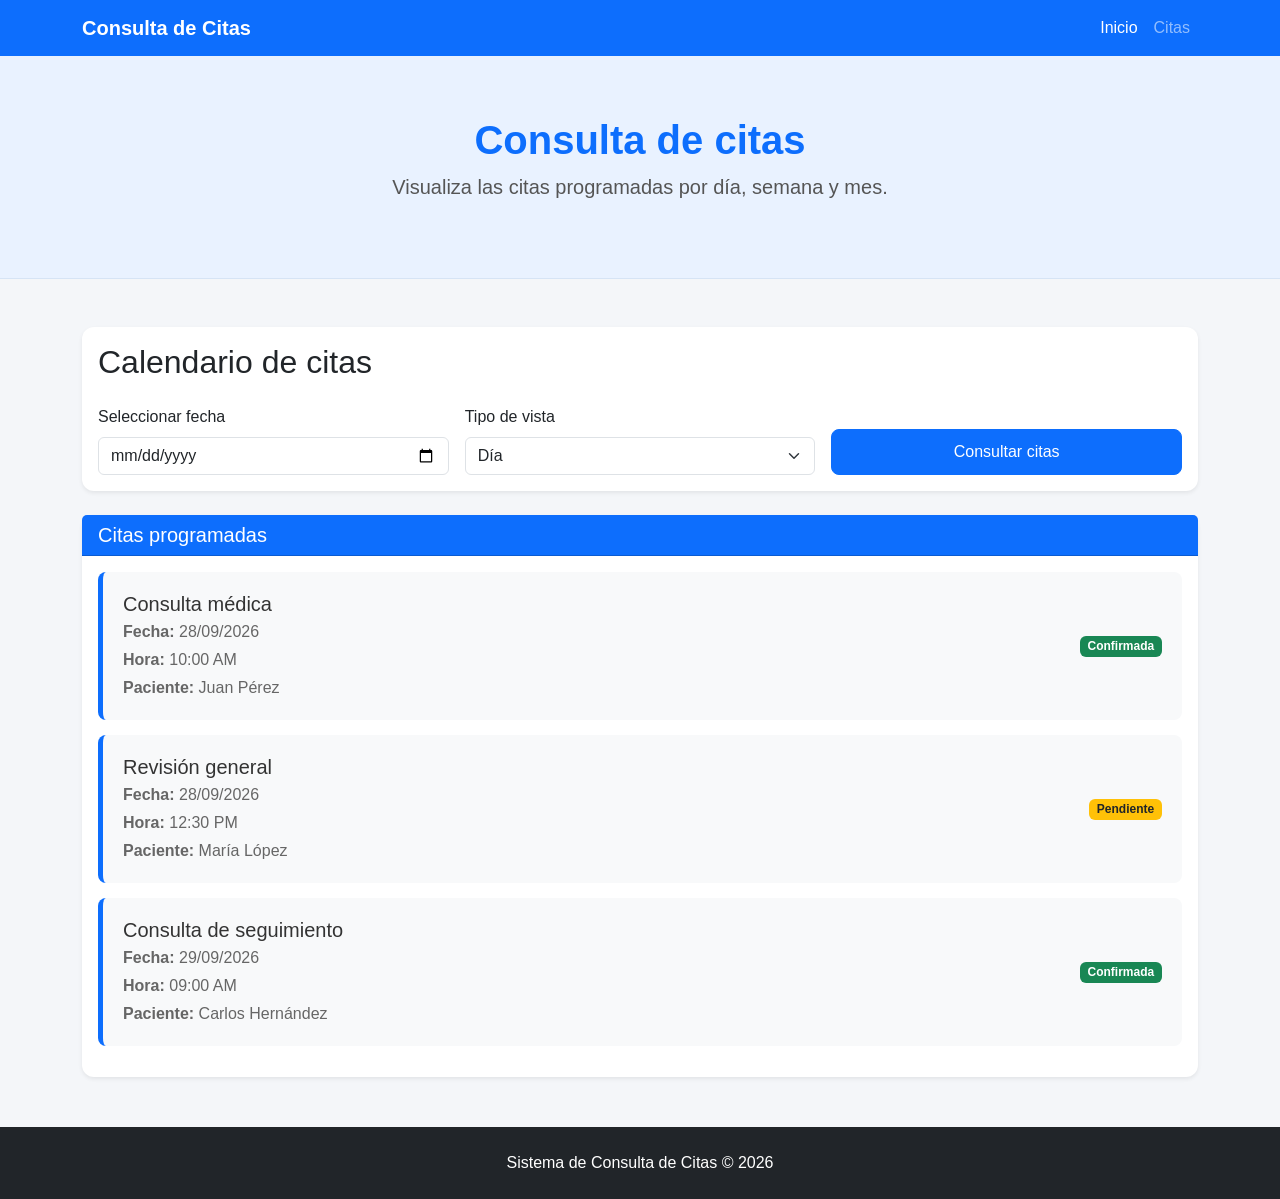
<file: practica-02-requerimento-funcional/index.html>
<!DOCTYPE html>
<html lang="es">
<head>
    <meta charset="UTF-8">
    <meta name="viewport" content="width=device-width, initial-scale=1.0">

    <title>Consulta de Citas</title>

    <!-- Bootstrap 5.0.2 -->
    <link href="https://cdn.jsdelivr.net/npm/bootstrap@5.0.2/dist/css/bootstrap.min.css"
          rel="stylesheet"
          integrity="sha384-EVSTQN3/azprG1Anm3QDgpJLIm9Nao0Yz1ztcQTwFspd3yD65VohhpuuCOmLASjC"
          crossorigin="anonymous">

    <!-- CSS propio -->
    <link rel="stylesheet" href="style.css">
</head>

<body>

    <!-- Barra de navegación -->
    <nav class="navbar navbar-expand-lg navbar-dark bg-primary">
        <div class="container">
            <a class="navbar-brand fw-bold" href="#">
                Consulta de Citas
            </a>

            <button class="navbar-toggler"
                    type="button"
                    data-bs-toggle="collapse"
                    data-bs-target="#menu">
                <span class="navbar-toggler-icon"></span>
            </button>

            <div class="collapse navbar-collapse" id="menu">
                <ul class="navbar-nav ms-auto">
                    <li class="nav-item">
                        <a class="nav-link active" href="#">Inicio</a>
                    </li>
                    <li class="nav-item">
                        <a class="nav-link" href="#citas">Citas</a>
                    </li>
                </ul>
            </div>
        </div>
    </nav>


    <!-- Encabezado -->
    <header class="hero text-center">
        <div class="container">
            <h1 class="fw-bold">Consulta de citas</h1>
            <p class="lead">
                Visualiza las citas programadas por día, semana y mes.
            </p>
        </div>
    </header>


    <!-- Contenido principal -->
    <main class="container my-5" id="citas">

        <!-- Selector de vista -->
        <div class="card shadow-sm mb-4">
            <div class="card-body">

                <h2 class="card-title mb-4">
                    Calendario de citas
                </h2>

                <div class="row g-3 align-items-end">

                    <div class="col-md-4">
                        <label for="fecha" class="form-label">
                            Seleccionar fecha
                        </label>

                        <input type="date"
                               id="fecha"
                               class="form-control">
                    </div>

                    <div class="col-md-4">
                        <label for="vista" class="form-label">
                            Tipo de vista
                        </label>

                        <select id="vista" class="form-select">
                            <option value="dia">Día</option>
                            <option value="semana">Semana</option>
                            <option value="mes">Mes</option>
                        </select>
                    </div>

                    <div class="col-md-4">
                        <button class="btn btn-primary w-100"
                                onclick="consultarCitas()">
                            Consultar citas
                        </button>
                    </div>

                </div>

            </div>
        </div>


        <!-- Resultado -->
        <div class="card shadow-sm">

            <div class="card-header bg-primary text-white">
                <h3 class="h5 mb-0">
                    Citas programadas
                </h3>
            </div>

            <div class="card-body">

                <div id="resultado">

                    <!-- Cita 1 -->
                    <div class="cita-item">
                        <div>
                            <h4 class="h5 mb-1">
                                Consulta médica
                            </h4>

                            <p class="mb-1">
                                <strong>Fecha:</strong> 28/09/2026
                            </p>

                            <p class="mb-1">
                                <strong>Hora:</strong> 10:00 AM
                            </p>

                            <p class="mb-0">
                                <strong>Paciente:</strong> Juan Pérez
                            </p>
                        </div>

                        <span class="badge bg-success">
                            Confirmada
                        </span>
                    </div>


                    <!-- Cita 2 -->
                    <div class="cita-item">
                        <div>
                            <h4 class="h5 mb-1">
                                Revisión general
                            </h4>

                            <p class="mb-1">
                                <strong>Fecha:</strong> 28/09/2026
                            </p>

                            <p class="mb-1">
                                <strong>Hora:</strong> 12:30 PM
                            </p>

                            <p class="mb-0">
                                <strong>Paciente:</strong> María López
                            </p>
                        </div>

                        <span class="badge bg-warning text-dark">
                            Pendiente
                        </span>
                    </div>


                    <!-- Cita 3 -->
                    <div class="cita-item">
                        <div>
                            <h4 class="h5 mb-1">
                                Consulta de seguimiento
                            </h4>

                            <p class="mb-1">
                                <strong>Fecha:</strong> 29/09/2026
                            </p>

                            <p class="mb-1">
                                <strong>Hora:</strong> 09:00 AM
                            </p>

                            <p class="mb-0">
                                <strong>Paciente:</strong> Carlos Hernández
                            </p>
                        </div>

                        <span class="badge bg-success">
                            Confirmada
                        </span>
                    </div>

                </div>

            </div>
        </div>

    </main>


    <!-- Pie de página -->
    <footer class="bg-dark text-white text-center py-4">
        <p class="mb-0">
            Sistema de Consulta de Citas © 2026
        </p>
    </footer>


    <!-- Bootstrap JavaScript -->
    <script src="https://cdn.jsdelivr.net/npm/bootstrap@5.0.2/dist/js/bootstrap.bundle.min.js"
            integrity="sha384-MrcW6ZMFYlzcLA8Nl+NtUVF0sA7MsXsP1UyJoMp4YLEuNSfAP+JcXn/tWtIaxVXM"
            crossorigin="anonymous"></script>

    <!-- JavaScript propio -->
    <script>
        function consultarCitas() {

            const fecha = document.getElementById("fecha").value;
            const vista = document.getElementById("vista").value;

            if (fecha === "") {
                alert("Selecciona una fecha.");
                return;
            }

            alert(
                "Consultando citas por " +
                vista +
                " para la fecha: " +
                fecha
            );
        }
    </script>

</body>
</html>
</file>
<file: practica-02-requerimento-funcional/style.css>
/* Estilos generales */

body {
    background-color: #f4f6f9;
    font-family: Arial, sans-serif;
}


/* Encabezado */

.hero {
    background-color: #e9f2ff;
    padding: 60px 20px;
    border-bottom: 1px solid #d6e4f5;
}

.hero h1 {
    color: #0d6efd;
    font-size: 40px;
}

.hero p {
    color: #555;
}


/* Tarjetas */

.card {
    border: none;
    border-radius: 12px;
}


/* Citas */

.cita-item {
    display: flex;
    justify-content: space-between;
    align-items: center;

    padding: 20px;

    margin-bottom: 15px;

    background-color: #f8f9fa;

    border-left: 5px solid #0d6efd;

    border-radius: 8px;
}

.cita-item h4 {
    color: #333;
}

.cita-item p {
    color: #666;
}


/* Botones */

.btn-primary {
    padding: 10px 20px;
    border-radius: 8px;
}


/* Footer */

footer {
    margin-top: 50px;
}


/* Responsive */

@media (max-width: 768px) {

    .hero h1 {
        font-size: 32px;
    }

    .cita-item {
        flex-direction: column;
        align-items: flex-start;
        gap: 15px;
    }

    .cita-item .badge {
        align-self: flex-start;
    }
}
</file>
